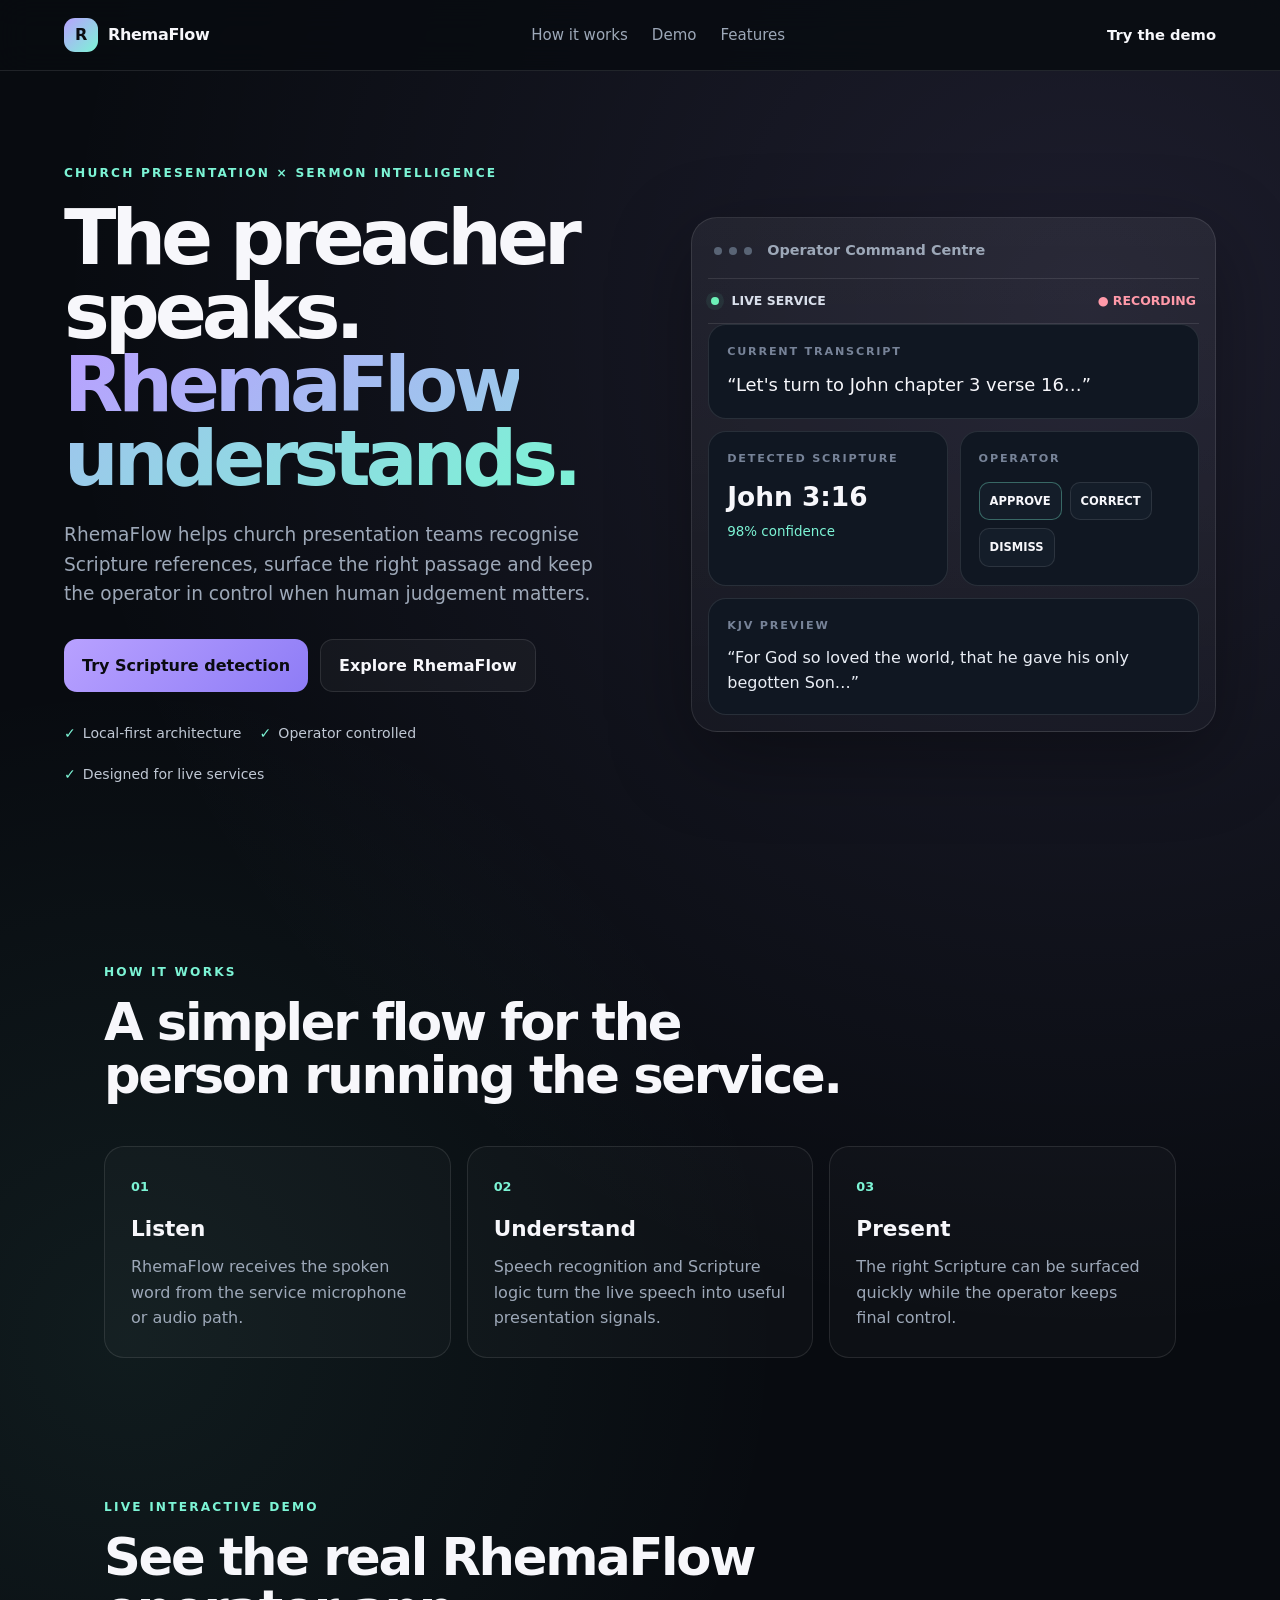
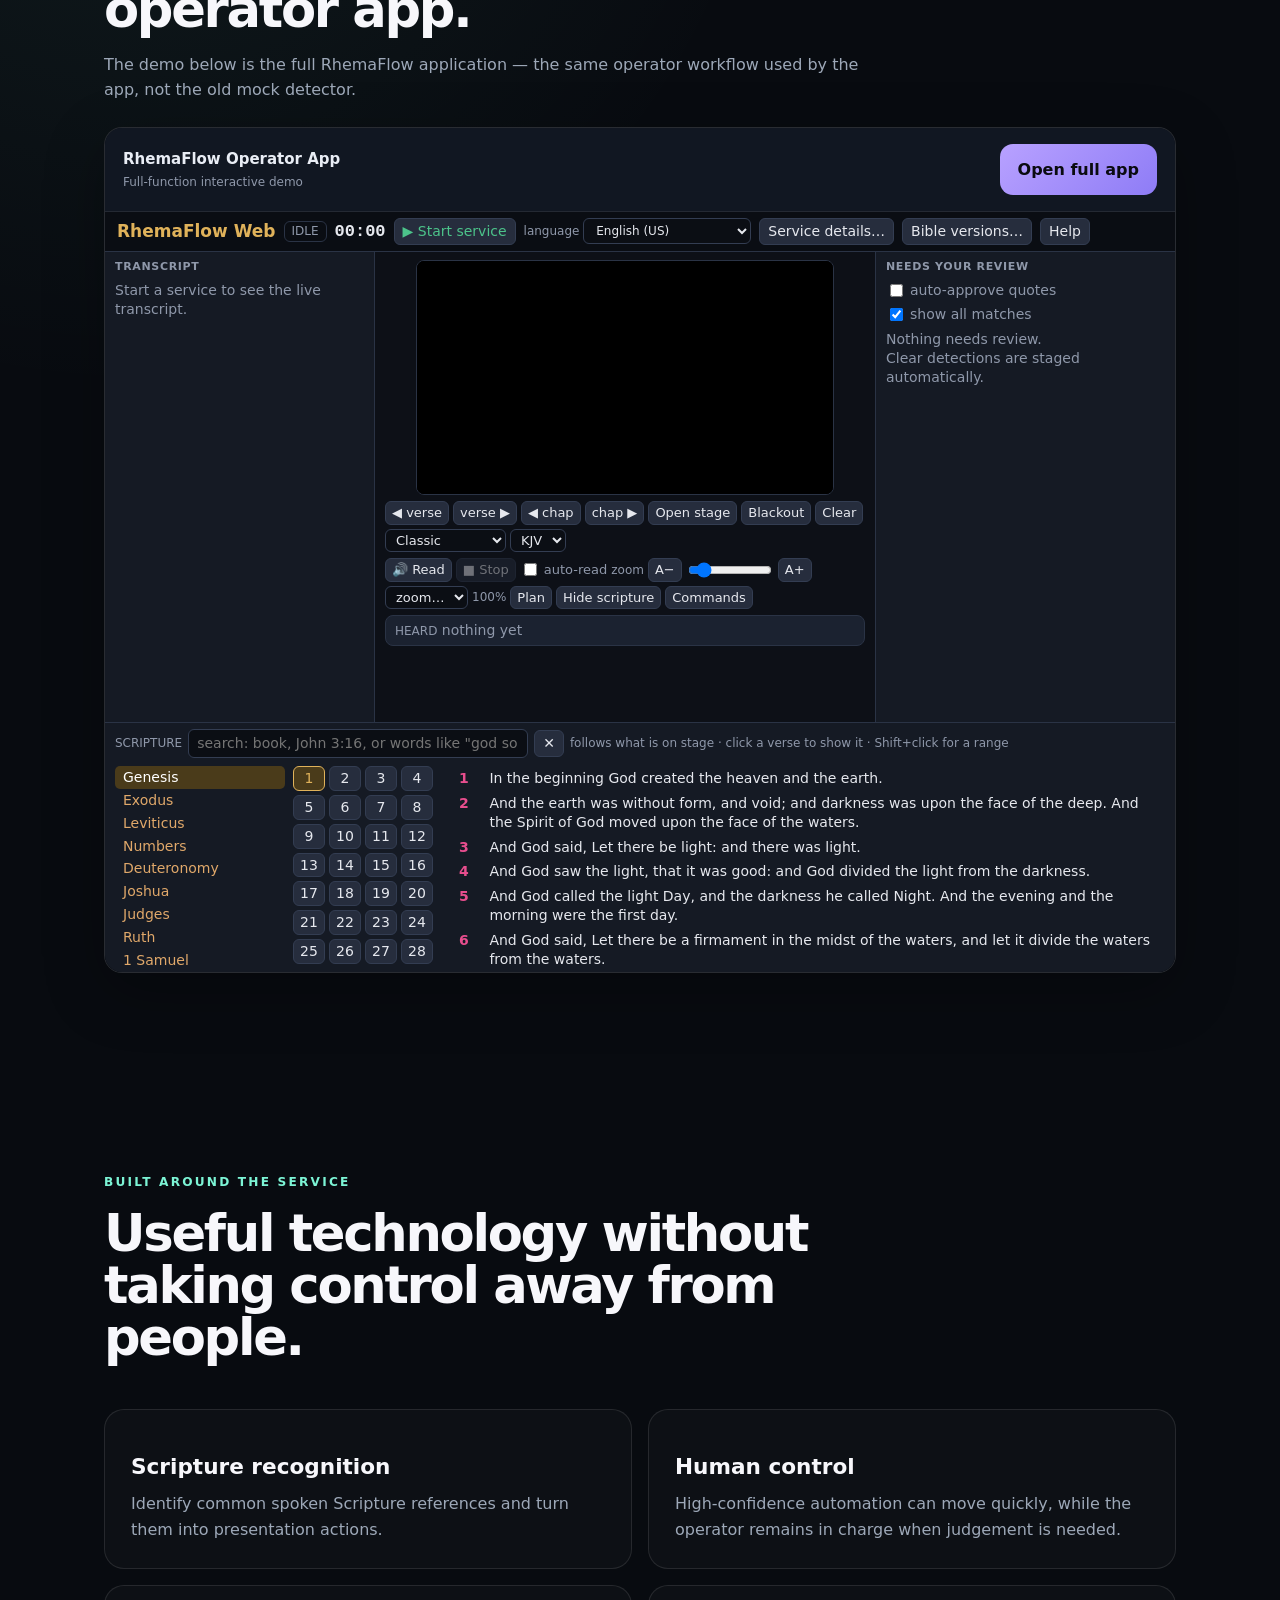
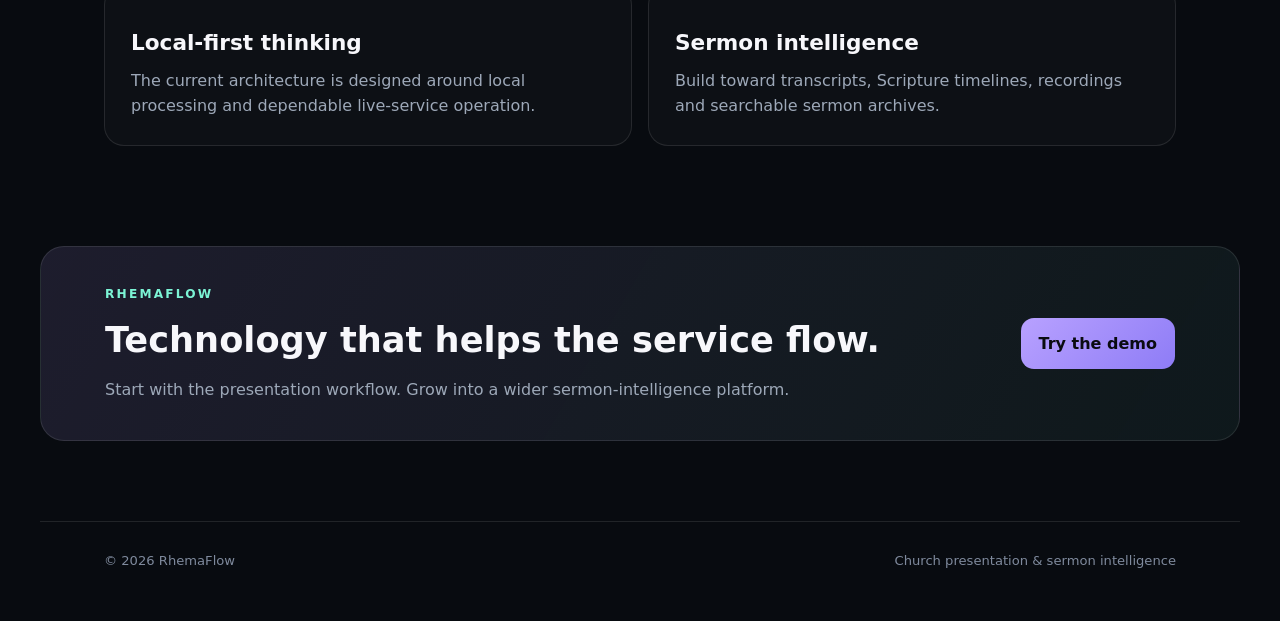
<file: web/index.html>
<!doctype html>
<html lang="en">
<head>
  <meta charset="utf-8">
  <meta name="viewport" content="width=device-width, initial-scale=1">
<link rel="manifest" href="/manifest.webmanifest">
<meta name="theme-color" content="#0d1017">
<meta name="apple-mobile-web-app-capable" content="yes">
<meta name="apple-mobile-web-app-status-bar-style" content="black-translucent">

  <title>RhemaFlow — The preacher speaks. RhemaFlow understands.</title>
  <meta name="description" content="RhemaFlow is an intelligent church presentation and sermon-intelligence platform designed around local-first speech recognition and human operator control.">
  <link rel="stylesheet" href="styles.css">
</head>
<body>
  <header class="nav">
    <a class="brand" href="#top" aria-label="RhemaFlow home">
      <span class="brand-mark">R</span>
      <span>RhemaFlow</span>
    </a>
    <nav>
      <a href="#how">How it works</a>
      <a href="#demo">Demo</a>
      <a href="#features">Features</a>
    </nav>
    <a class="nav-cta" href="#demo">Try the demo</a>
  </header>

  <main id="top">
    <section class="hero">
      <div class="hero-copy">
        <div class="eyebrow">CHURCH PRESENTATION × SERMON INTELLIGENCE</div>
        <h1>The preacher speaks.<br><span>RhemaFlow understands.</span></h1>
        <p class="hero-text">
          RhemaFlow helps church presentation teams recognise Scripture references,
          surface the right passage and keep the operator in control when human judgement matters.
        </p>
        <div class="hero-actions">
          <a class="button primary" href="#demo">Try Scripture detection</a>
          <a class="button secondary" href="#features">Explore RhemaFlow</a>
        </div>
        <div class="trust-row">
          <span>Local-first architecture</span>
          <span>Operator controlled</span>
          <span>Designed for live services</span>
        </div>
      </div>

      <div class="hero-card">
        <div class="window-bar">
          <span></span><span></span><span></span>
          <strong>Operator Command Centre</strong>
        </div>
        <div class="status-line">
          <div><span class="live-dot"></span> LIVE SERVICE</div>
          <div class="recording">● RECORDING</div>
        </div>
        <div class="panel">
          <div class="panel-label">CURRENT TRANSCRIPT</div>
          <div class="transcript">“Let's turn to John chapter 3 verse 16…”</div>
        </div>
        <div class="detection-grid">
          <div class="panel">
            <div class="panel-label">DETECTED SCRIPTURE</div>
            <div class="scripture-ref">John 3:16</div>
            <div class="confidence">98% confidence</div>
          </div>
          <div class="panel">
            <div class="panel-label">OPERATOR</div>
            <div class="operator-actions">
              <button class="mini approve">APPROVE</button>
              <button class="mini correct">CORRECT</button>
              <button class="mini dismiss">DISMISS</button>
            </div>
          </div>
        </div>
        <div class="verse-card">
          <div class="panel-label">KJV PREVIEW</div>
          <p>“For God so loved the world, that he gave his only begotten Son…”</p>
        </div>
      </div>
    </section>

    <section class="section" id="how">
      <div class="section-heading">
        <div class="eyebrow">HOW IT WORKS</div>
        <h2>A simpler flow for the person running the service.</h2>
      </div>
      <div class="steps">
        <article class="step">
          <span>01</span>
          <h3>Listen</h3>
          <p>RhemaFlow receives the spoken word from the service microphone or audio path.</p>
        </article>
        <article class="step">
          <span>02</span>
          <h3>Understand</h3>
          <p>Speech recognition and Scripture logic turn the live speech into useful presentation signals.</p>
        </article>
        <article class="step">
          <span>03</span>
          <h3>Present</h3>
          <p>The right Scripture can be surfaced quickly while the operator keeps final control.</p>
        </article>
      </div>
    </section>

    <section class="section demo-section" id="demo">
  <div class="section-heading">
    <div class="eyebrow">LIVE INTERACTIVE DEMO</div>
    <h2>See the real RhemaFlow operator app.</h2>
    <p>The demo below is the full RhemaFlow application — the same operator workflow used by the app, not the old mock detector.</p>
  </div>
  <div class="full-demo-card">
    <div class="full-demo-toolbar">
      <div>
        <strong>RhemaFlow Operator App</strong>
        <span>Full-function interactive demo</span>
      </div>
      <a class="button primary" href="rhemaflow-app.html" target="_blank" rel="noopener">Open full app</a>
    </div>
    <div class="full-demo-frame-wrap">
      <iframe class="full-demo-frame" src="rhemaflow-app.html" title="RhemaFlow full interactive operator application" loading="lazy" allow="microphone; fullscreen"></iframe>
    </div>
  </div>
</section>

    <section class="section" id="features">
      <div class="section-heading">
        <div class="eyebrow">BUILT AROUND THE SERVICE</div>
        <h2>Useful technology without taking control away from people.</h2>
      </div>
      <div class="feature-grid">
        <article class="feature-card">
          <h3>Scripture recognition</h3>
          <p>Identify common spoken Scripture references and turn them into presentation actions.</p>
        </article>
        <article class="feature-card">
          <h3>Human control</h3>
          <p>High-confidence automation can move quickly, while the operator remains in charge when judgement is needed.</p>
        </article>
        <article class="feature-card">
          <h3>Local-first thinking</h3>
          <p>The current architecture is designed around local processing and dependable live-service operation.</p>
        </article>
        <article class="feature-card">
          <h3>Sermon intelligence</h3>
          <p>Build toward transcripts, Scripture timelines, recordings and searchable sermon archives.</p>
        </article>
      </div>
    </section>

    <section class="cta-section">
      <div>
        <div class="eyebrow">RHEMAFLOW</div>
        <h2>Technology that helps the service flow.</h2>
        <p>Start with the presentation workflow. Grow into a wider sermon-intelligence platform.</p>
      </div>
      <a class="button primary" href="#demo">Try the demo</a>
    </section>
  </main>

  <footer class="footer">
    <div>© 2026 RhemaFlow</div>
    <div>Church presentation &amp; sermon intelligence</div>
  </footer>

  <script src="script.js"></script>

<script>
if ("serviceWorker" in navigator) {
  window.addEventListener("load", () => {
    navigator.serviceWorker.register("/sw.js").catch((err) => {
      console.warn("RhemaFlow service worker registration failed:", err);
    });
  });
}
</script>


<script id="RHEMAFLOW_COPY_DETERRENTS">
(() => {
  "use strict";

  // Casual copy deterrents only. They are NOT a security boundary.
  document.addEventListener("contextmenu", (event) => {
    event.preventDefault();
  });

  document.addEventListener("copy", (event) => {
    event.preventDefault();
  });

  document.addEventListener("cut", (event) => {
    event.preventDefault();
  });

  document.addEventListener("dragstart", (event) => {
    event.preventDefault();
  });

  document.addEventListener("keydown", (event) => {
    const key = String(event.key).toLowerCase();
    const modifier = event.ctrlKey || event.metaKey;

    if (
      modifier &&
      ["u", "s"].includes(key)
    ) {
      event.preventDefault();
    }
  });
})();
</script>

</body>
</html>
</file>
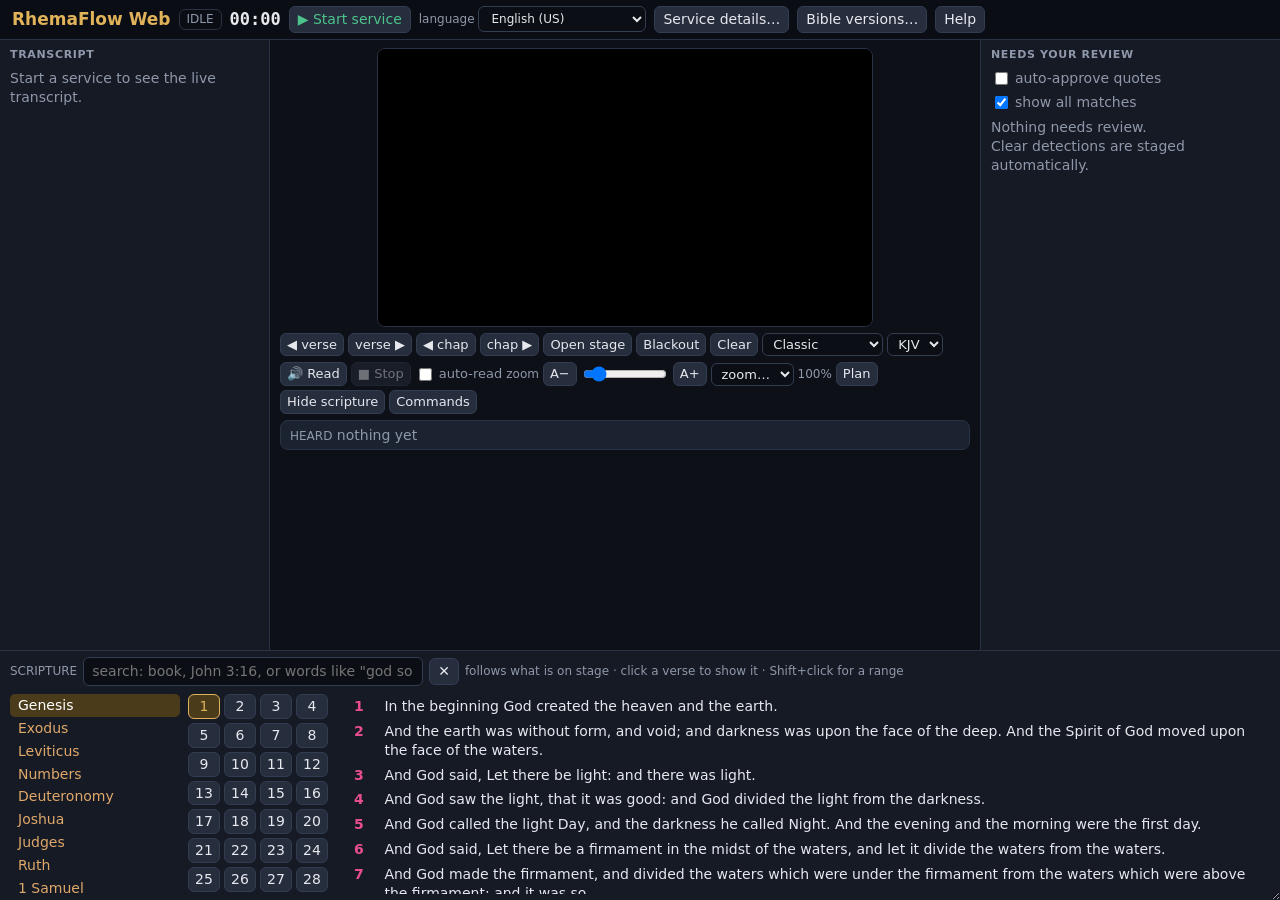
<file: web/rhemaflow-app.html>
<!doctype html>
<html lang="en">
<head>
  <meta charset="utf-8">
  <meta name="viewport" content="width=device-width, initial-scale=1">
  <meta name="theme-color" content="#0d1017">
  <meta name="description" content="RhemaFlow full church presentation and sermon intelligence operator application.">
  <link rel="manifest" href="/rhemaflow-app.webmanifest">
  <title>RhemaFlow Operator App</title>
  <link rel="stylesheet" href="rhemaflow-app.css">
</head>
<body>
<div id="top">
  <h1>RhemaFlow Web</h1><span class="chip" id="chipState">IDLE</span><span class="chip rec" id="chipRec" hidden>REC</span><span id="clock">00:00</span><span class="cmdflash" id="cmdflash"></span>
  <button id="btnStart" class="go">&#9654; Start service</button>
  <label class="muted small">language <select id="lang"><option value="en-US">English (US)</option><option value="en-GB">English (UK)</option><option value="en-NG">English (Nigeria)</option><option value="en-ZA">English (South Africa)</option><option value="en-AU">English (Australia)</option><option value="en-IN">English (India)</option></select></label>
  <button id="btnSettings">Service details&hellip;</button><button id="btnVersions">Bible versions&hellip;</button><button id="btnHelp">Help</button>
  <span class="muted small" id="engineNote"></span>
</div>
<div id="main">
  <aside id="left"><h3>TRANSCRIPT</h3><div id="lines"><span class="muted">Start a service to see the live transcript.</span></div><div id="interim"></div></aside>
  <section id="center">
    <div class="stagebox"><div class="stage classic" id="prev"><div class="box"><div class="txt"></div><div class="ref"></div></div></div></div>
    <div class="bar">
      <button id="bPrevV">&#9664; verse</button><button id="bNextV">verse &#9654;</button><button id="bPrevC">&#9664; chap</button><button id="bNextC">chap &#9654;</button>
      <button id="bStage">Open stage</button><button id="bBlack">Blackout</button><button id="bClear">Clear</button>
      <select id="style" title="Stage look"><option value="classic">Classic</option><option value="lower">Lower third</option><option value="chroma">Green screen</option><option value="large">Large print</option></select>
      <select id="trans" title="Bible version"></select>
    </div>
    <div class="bar">
      <button id="bRead">&#128266; Read</button><button id="bStop" disabled>&#9632; Stop</button><label><input type="checkbox" id="autoRead"> auto-read</label>
      <span class="muted small">zoom</span><button id="zOut" title="Smaller">A&minus;</button><input type="range" id="zoom" min="60" max="400" value="100"><button id="zIn" title="Bigger">A+</button>
      <select id="zpre" title="Zoom presets"><option value="">zoom&hellip;</option><option>100</option><option>150</option><option>200</option><option>250</option><option>300</option><option>350</option><option>400</option></select><span class="muted small" id="zpct">100%</span>
      <button id="bPlan">Plan</button><button id="bBrowser">Hide scripture</button><button id="bCmds">Commands</button>
    </div>
    <div class="strip" id="heard"><span class="muted small">HEARD</span> <span id="heardTxt" class="muted">nothing yet</span></div>
    <div class="muted small" id="sttNote"></div>
  </section>
  <aside id="right"><h3>NEEDS YOUR REVIEW</h3>
    <div class="bar" style="margin-bottom:6px"><label><input type="checkbox" id="autoApprove"> auto-approve quotes</label><label><input type="checkbox" id="showAll" checked> show all matches</label></div>
    <div id="cards"><div class="muted">Nothing needs review.<br>Clear detections are staged automatically.</div></div>
  </aside>
</div>
<div id="browser">
  <div id="brtop"><span class="muted small">SCRIPTURE</span><input type="text" id="q" placeholder='search: book, John 3:16, or words like "god so loved"   ( / )' autocomplete="off"><button id="qx">&#10005;</button><span class="muted small" id="brnote">follows what is on stage &middot; click a verse to show it &middot; Shift+click for a range</span></div>
  <div id="recent"></div>
  <div id="cols"><div id="books"></div><div id="chaps"></div><div id="verses"></div></div>
  <div id="results" hidden style="flex:1;overflow:auto"></div>
</div>
<div id="toast"></div>
<div id="stageonly" hidden><div class="stage classic" id="stg"><div class="box"><div class="txt"></div><div class="ref"></div></div></div><div id="fshint">Press F or double-click for full screen &middot; Esc to leave</div></div>

<dialog id="dlgSettings"><h2>Service details</h2>
  <div class="row"><label>title <input type="text" id="title" placeholder="e.g. Faith that moves" size="30"></label></div>
  <div class="row"><label>church <input type="text" id="church" size="30"></label></div>
  <div class="row"><label><input type="checkbox" id="saveSrt" checked> .srt captions</label><label><input type="checkbox" id="saveMd" checked> sermon notes (.md)</label><label><input type="checkbox" id="saveRec" checked> record audio</label></div>
  <p class="muted small">Files are named like <b>Sunday 4th October 2026 - 01h27m43s to 02h15m10s - transcript.txt</b>. The browser saves them to your Downloads folder.</p>
  <div class="row"><button id="recover" hidden>Recover last service</button><button onclick="this.closest('dialog').close()">Close</button></div></dialog>
<dialog id="dlgVersions"><h2>Bible versions</h2>
  <p class="muted small">KJV is built in. Matching always uses KJV wording (what preachers quote); the verse is SHOWN in the version you choose.</p>
  <div id="installed"></div>
  <h3 style="margin-top:10px">DOWNLOAD (public domain, once, needs internet)</h3><div id="pdlist" class="row"></div>
  <h3 style="margin-top:10px">YOUR OWN FILE</h3>
  <p class="muted small">Any complete 66-book file: .json (3 common layouts) or .tsv/.txt (Book&lt;TAB&gt;Chapter&lt;TAB&gt;Verse&lt;TAB&gt;Text). The file name becomes the menu name. Licensed versions (NIV, ESV&hellip;) need your own licence: get the text with <code>tools/fetch_bible.py</code>, then add the file here.</p>
  <div class="row"><input type="file" id="bibleFile" accept=".json,.tsv,.txt" multiple></div><div id="vmsg" class="small"></div>
  <div class="row"><button onclick="this.closest('dialog').close()">Close</button></div></dialog>
<dialog id="dlgPlan"><h2>Sermon plan</h2>
  <p class="muted small">Paste the sermon notes. Every scripture reference is found, in order. Space (or Next) puts the next one on the stage.</p>
  <textarea id="planText" rows="5" style="width:100%" placeholder="e.g. Open with John 3:16-18, then Romans 8:28, close with Psalm 23"></textarea>
  <div class="row"><button id="planFind">Find scriptures</button><button id="planNext" class="go">Next &#9654;</button><button id="planReset">Start over</button><button id="planClear">Clear</button></div>
  <div id="planList"></div><div class="row"><button onclick="this.closest('dialog').close()">Close</button></div></dialog>
<dialog id="dlgSaved"><h2>Service saved</h2><p class="muted small" id="savedNote"></p><div id="savedLinks"></div>
  <div class="row"><button id="dlAll" class="go">Download all</button><button onclick="this.closest('dialog').close()">Close</button></div></dialog>
<dialog id="dlgCmds"><h2>Voice commands</h2>
  <div class="row"><input type="text" id="cmdq" placeholder="search, e.g. zoom, stage, next" size="28"></div>
  <p class="muted small">Say any of these. Short phrases only work in short sentences so normal preaching never triggers them. A scripture reference in the same sentence wins over navigation. Close variants and run-together words ("netverse") are understood.</p>
  <div id="cmdlist"></div><div class="row"><button onclick="this.closest('dialog').close()">Close</button></div></dialog>
<dialog id="dlgHelp"><h2>Help</h2>
<p><b>Keys</b> (when not typing): <b>Space</b> approve first card / next in plan &middot; <b>X</b> dismiss &middot; <b>1-5</b> pick option &middot; <b>&larr; &rarr;</b> or P/N verse &middot; <b>&uarr; &darr;</b> chapter &middot; <b>B</b> blackout &middot; <b>C</b> clear &middot; <b>R</b> read aloud &middot; <b>S</b> stop reading &middot; <b>F</b> stage window &middot; <b>/</b> search &middot; <b>H</b> help.</p>
<p><b>Voice</b> (say it naturally): "John chapter 3 verse 16", "next verse", "previous chapter", "zoom 300", "max zoom", "half max zoom", "blackout", "clear the screen", "approve it", "option two", "read it", "stop reading", "open stage", "close stage", "auto approve on".</p>
<p class="muted small"><b>Browser limits (honest):</b> speech recognition uses the browser's own service (Chrome/Edge send audio to the vendor's servers; Safari 14.1+ works, Firefox has none). Browsers only allow full screen and opening a window after a click, so "full screen" and "open stage" by voice may be refused: click once in the stage window and press F. "Exit full screen" by voice works. For a fully offline, more accurate setup use the desktop app.</p>
<div class="row"><button onclick="this.closest('dialog').close()">Close</button></div></dialog>
<script src="rhemaflow-core.js"></script>
<script src="rhemaflow-kjv.js"></script>
<script src="rhemaflow-ui.js"></script>

<script>
if ("serviceWorker" in navigator) {
  window.addEventListener("load", () => {
    navigator.serviceWorker.register("/sw.js", { scope: "/" }).catch((err) => {
      console.warn("RhemaFlow service worker registration failed:", err);
    });
  });
}
</script>

</body>
</html>
</file>
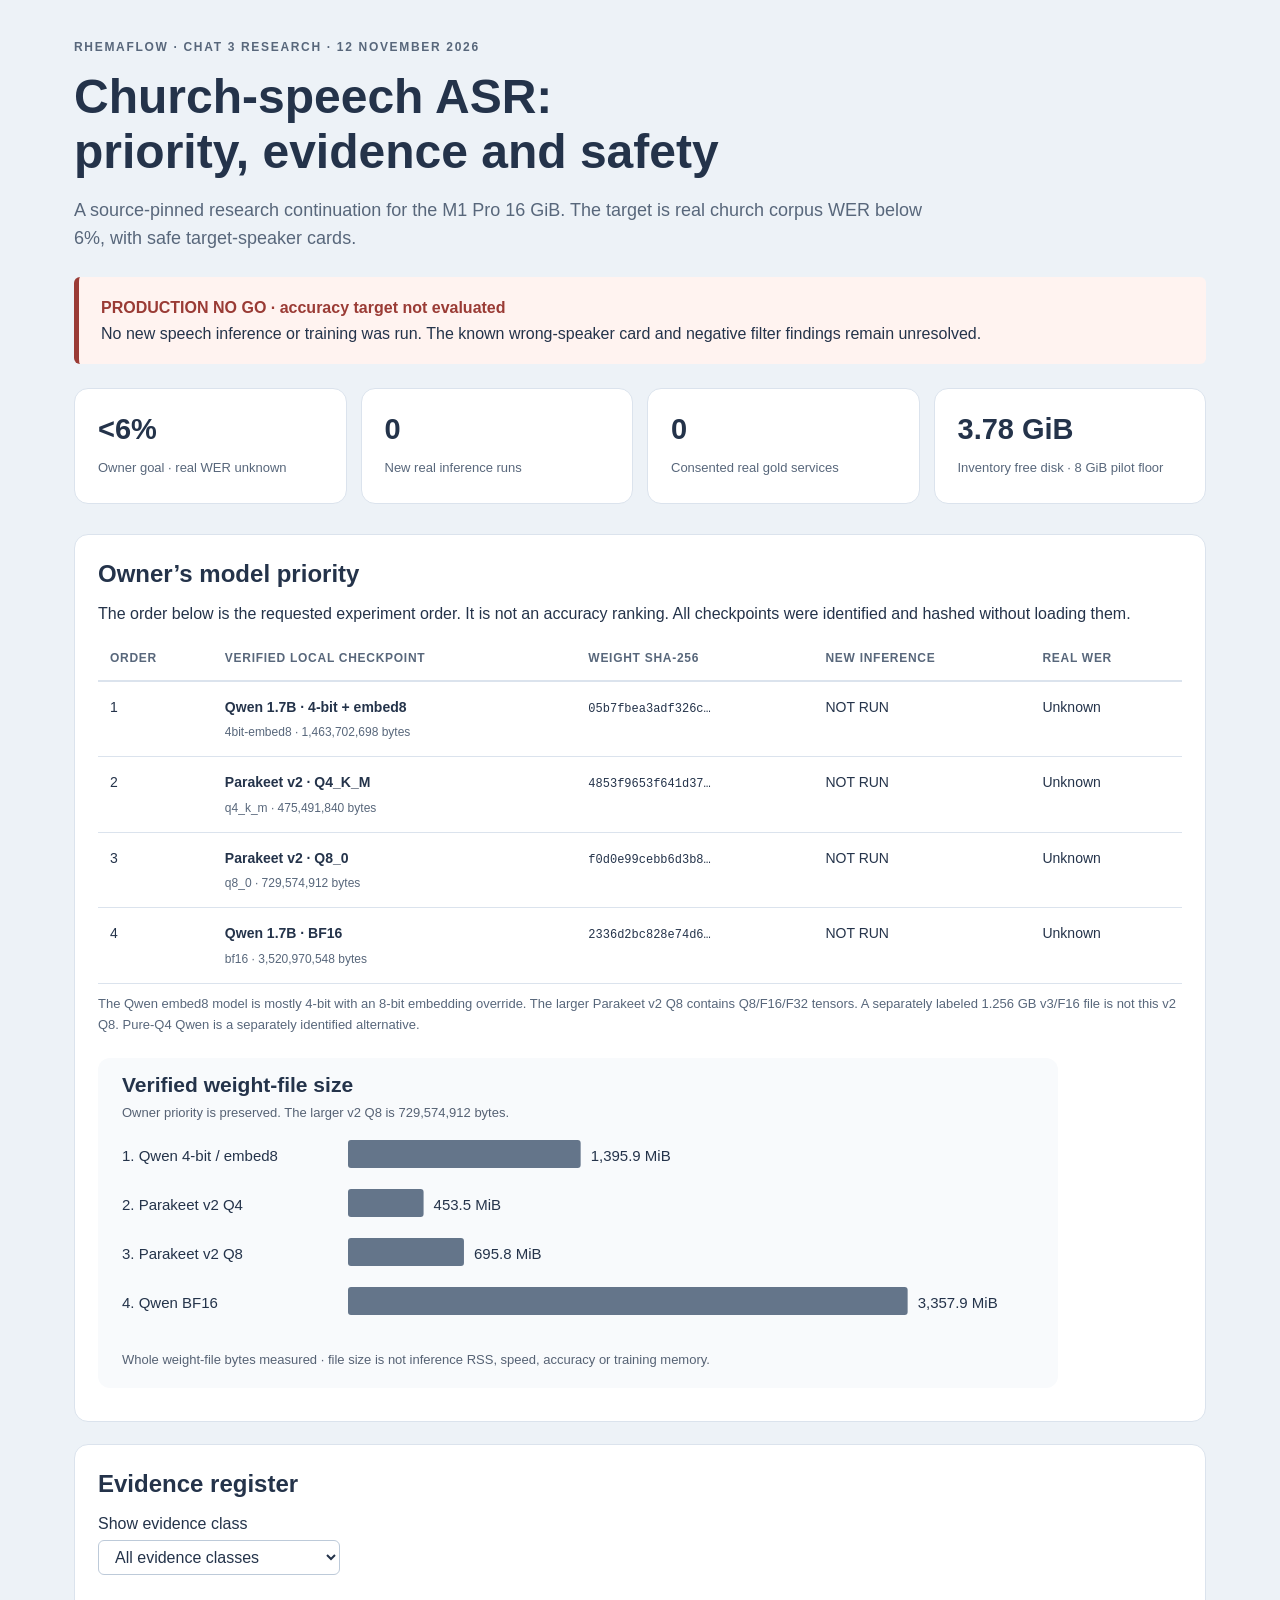
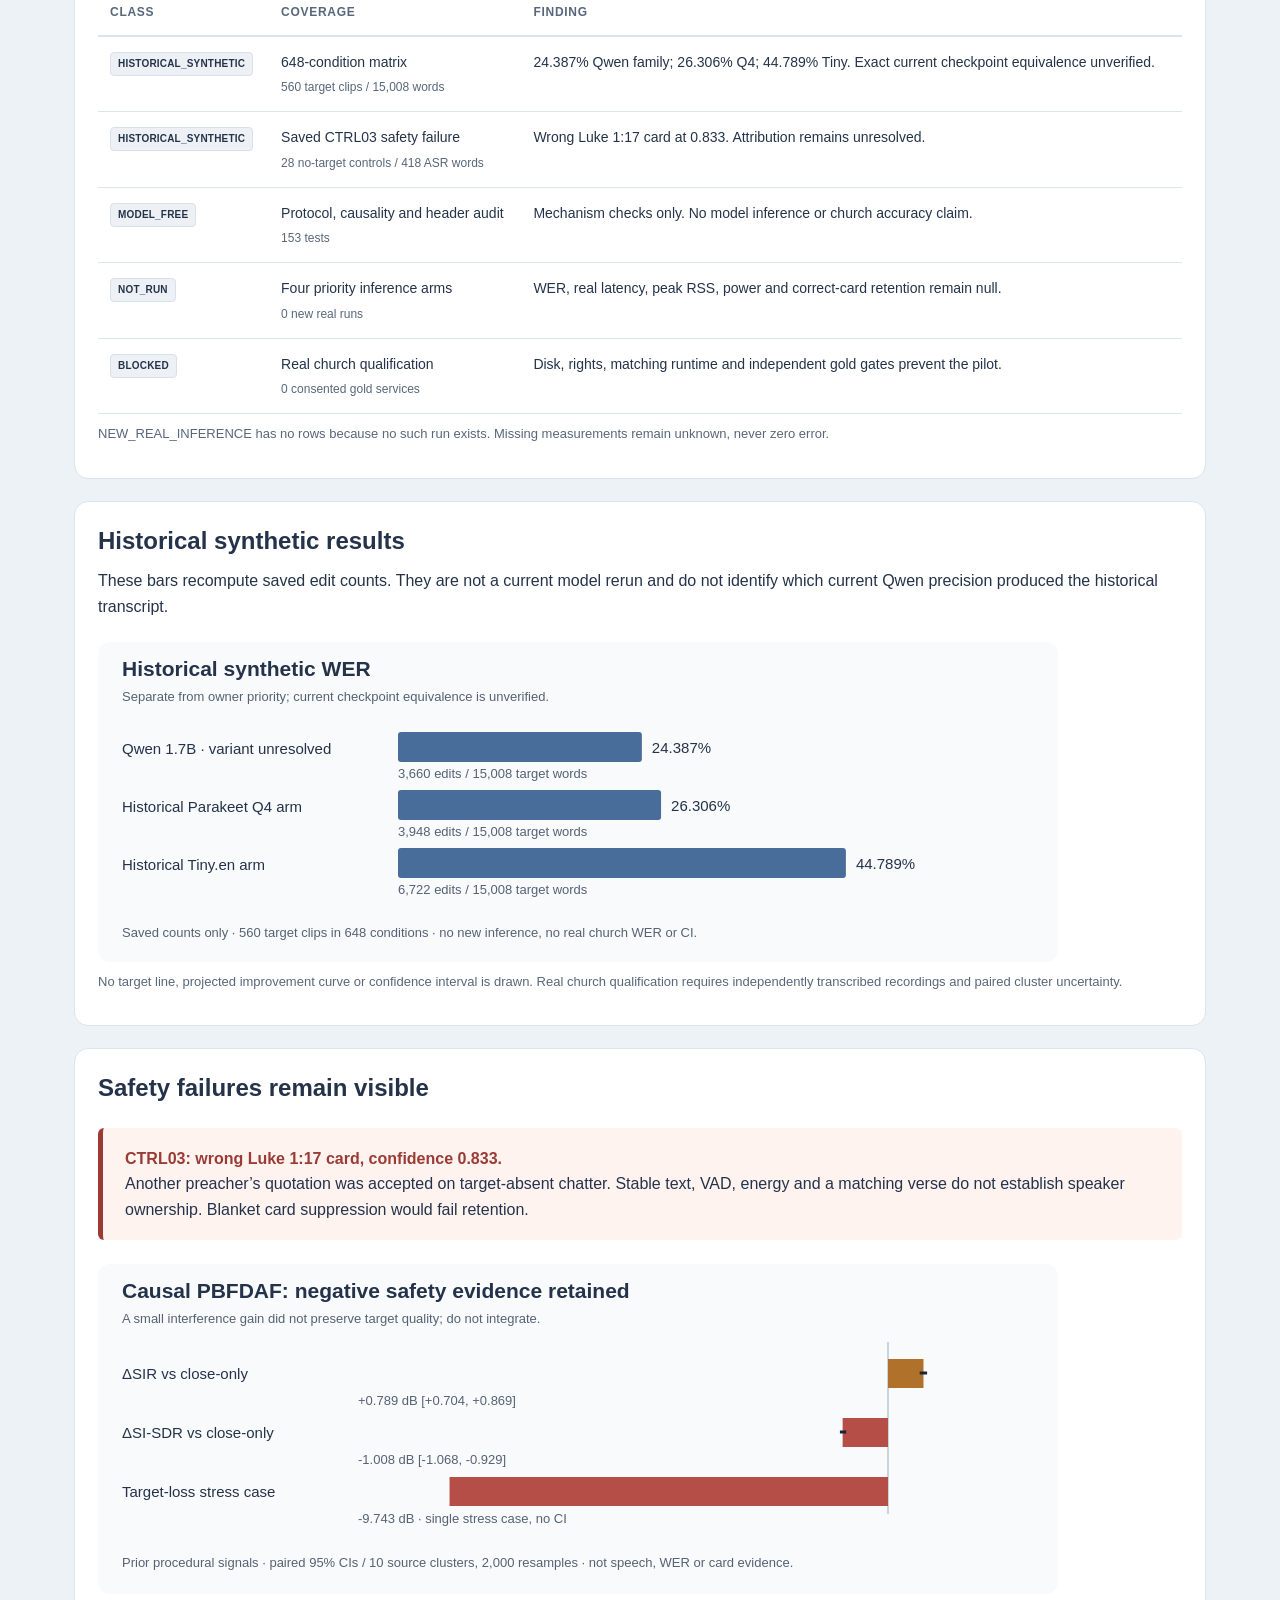
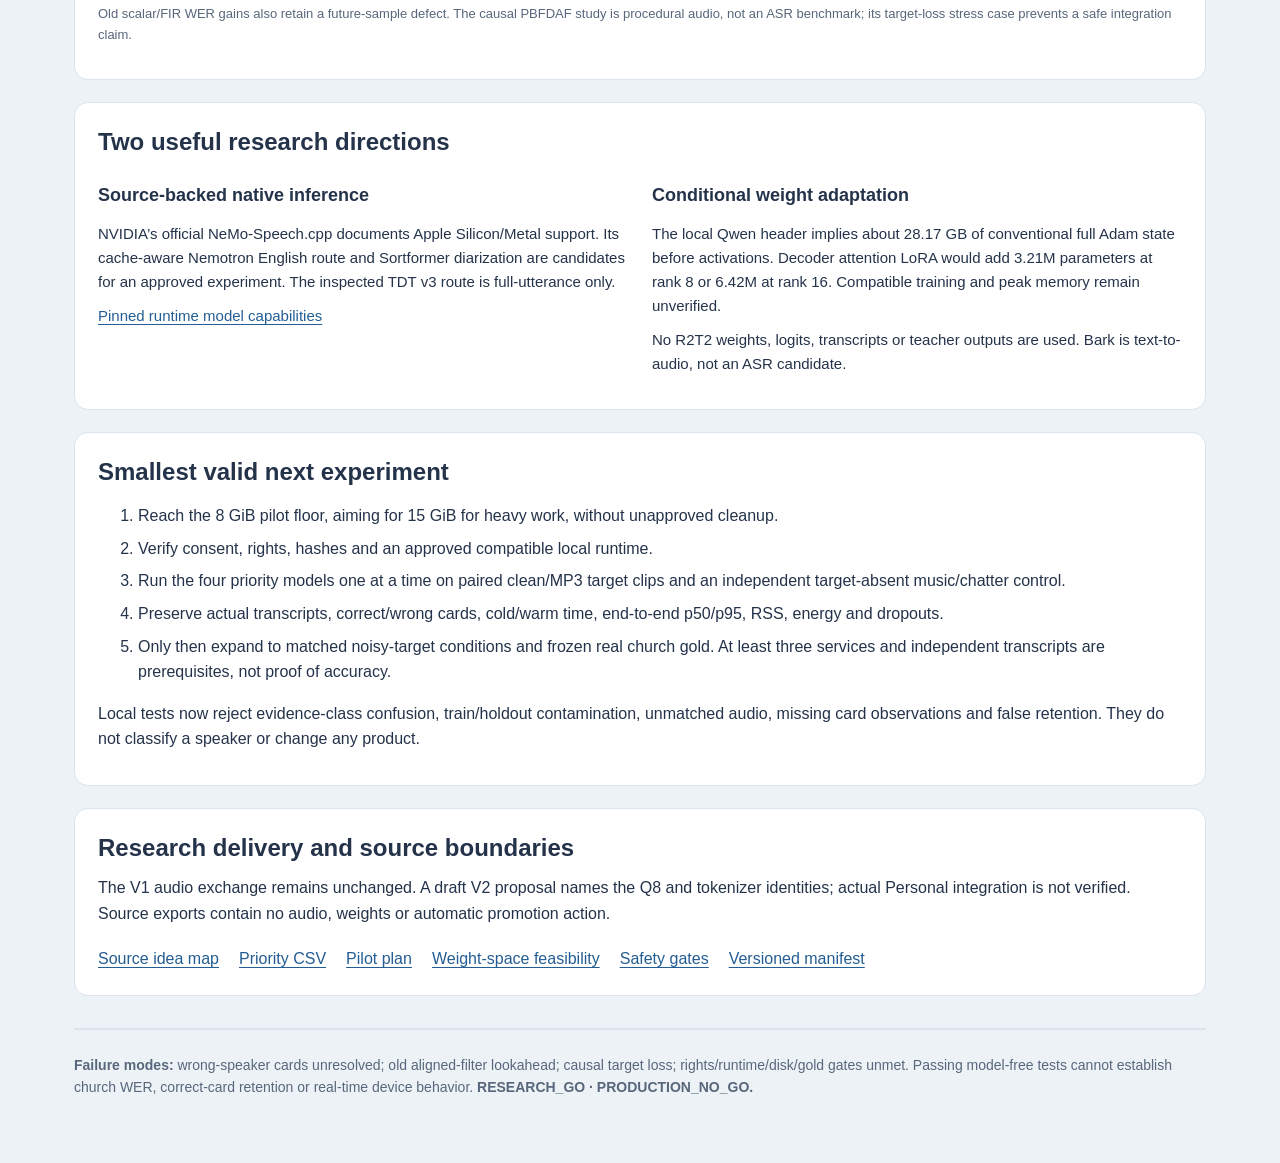
<file: research/chat3/RESEARCH_RESULTS.html>
<!doctype html><html lang="en"><head><meta charset="utf-8"><meta name="viewport" content="width=device-width, initial-scale=1"><title>RhemaFlow Chat 3 — research evidence</title>
<style>
:root{color-scheme:light;--ink:#24334a;--muted:#58677b;--line:#dbe3ed;--red:#9a3b35}*{box-sizing:border-box}body{margin:0;background:#edf2f7;color:var(--ink);font:16px/1.6 -apple-system,BlinkMacSystemFont,"Segoe UI",sans-serif}main{max-width:1180px;margin:auto;padding:38px 24px 64px}a{color:#245d93;text-underline-offset:3px}header{margin-bottom:30px}.eyebrow{letter-spacing:.14em;font-size:12px;font-weight:700;color:var(--muted);text-transform:uppercase}h1{font-size:clamp(30px,5vw,48px);line-height:1.15;max-width:850px;margin:12px 0 16px}h2{font-size:24px;line-height:1.3;margin:0 0 12px}h3{font-size:18px;margin:12px 0}p{margin:10px 0}.lead{max-width:850px;color:var(--muted);font-size:18px}.alert{border-left:5px solid var(--red);background:#fff3f0;padding:18px 22px;border-radius:6px;margin:24px 0}.alert strong{color:var(--red)}.stats{display:grid;grid-template-columns:repeat(4,1fr);gap:14px}.stat,section{background:white;border:1px solid var(--line);border-radius:14px;padding:23px}.stat b{display:block;font-size:29px;line-height:1.2;margin-bottom:7px}.stat span{font-size:13px;color:var(--muted)}section{margin:22px 0}.scroll{overflow-x:auto}table{border-collapse:collapse;width:100%;font-size:14px;min-width:720px}th{text-align:left;font-size:12px;text-transform:uppercase;letter-spacing:.06em;color:var(--muted);border-bottom:2px solid var(--line);padding:12px 12px}td{vertical-align:top;border-bottom:1px solid var(--line);padding:14px 12px}small{display:block;color:var(--muted);font-size:12px;margin-top:5px}code{font-size:12px;overflow-wrap:anywhere}.tag{display:inline-block;background:#edf1f6;border:1px solid #d8e0ea;border-radius:4px;padding:3px 7px;font-size:10px;font-weight:700;letter-spacing:.02em}.chart{overflow-x:auto;margin:22px 0 10px}.chart svg{display:block;min-width:760px;max-width:100%;height:auto}.footnote{color:var(--muted);font-size:13px}.two{display:grid;grid-template-columns:1fr 1fr;gap:24px}.two p{font-size:15px}select{font:inherit;color:var(--ink);border:1px solid #bdcad9;border-radius:6px;padding:7px 12px;background:white;margin:4px 0 16px}li{margin:7px 0}footer{border-top:2px solid var(--line);padding-top:24px;margin-top:32px;color:var(--muted);font-size:14px}.links{display:flex;flex-wrap:wrap;gap:10px 20px;margin-top:20px}@media(max-width:650px){main{padding:24px 14px 42px}.stats{grid-template-columns:1fr 1fr}.stat,section{padding:18px}.two{grid-template-columns:1fr;gap:4px}.stat b{font-size:25px}.alert{padding:16px}}@media print{body{background:white}main{padding:0}section{break-inside:avoid}.scroll,.chart{overflow:visible}.chart svg{min-width:0}select{display:none}}
</style></head><body><main><header><div class="eyebrow">RhemaFlow · Chat 3 research · 12 November 2026</div><h1>Church-speech ASR:<br>priority, evidence and safety</h1><p class="lead">A source-pinned research continuation for the M1 Pro 16 GiB. The target is real church corpus WER below 6%, with safe target-speaker cards.</p><div class="alert"><strong>PRODUCTION NO GO · accuracy target not evaluated</strong><br>No new speech inference or training was run. The known wrong-speaker card and negative filter findings remain unresolved.</div><div class="stats"><div class="stat"><b>&lt;6%</b><span>Owner goal · real WER unknown</span></div><div class="stat"><b>0</b><span>New real inference runs</span></div><div class="stat"><b>0</b><span>Consented real gold services</span></div><div class="stat"><b>3.78 GiB</b><span>Inventory free disk · 8 GiB pilot floor</span></div></div></header>
<section><h2>Owner’s model priority</h2><p>The order below is the requested experiment order. It is not an accuracy ranking. All checkpoints were identified and hashed without loading them.</p><div class="scroll"><table><thead><tr><th>Order</th><th>Verified local checkpoint</th><th>Weight SHA-256</th><th>New inference</th><th>Real WER</th></tr></thead><tbody><tr><td>1</td><td><strong>Qwen 1.7B · 4-bit + embed8</strong><small>4bit-embed8 · 1,463,702,698 bytes</small></td><td><code title="05b7fbea3adf326c59c5d5bbdd02a0eb001308e336c880fda170108c1e450e86">05b7fbea3adf326c…</code></td><td>NOT RUN</td><td>Unknown</td></tr><tr><td>2</td><td><strong>Parakeet v2 · Q4_K_M</strong><small>q4_k_m · 475,491,840 bytes</small></td><td><code title="4853f9653f641d376e6f7de65d73c7a34a73677704a606727bf51acc83f999f3">4853f9653f641d37…</code></td><td>NOT RUN</td><td>Unknown</td></tr><tr><td>3</td><td><strong>Parakeet v2 · Q8_0</strong><small>q8_0 · 729,574,912 bytes</small></td><td><code title="f0d0e99cebb6d3b83f1f7069b82b5d3c2e39a54545b0da039cb4bafd9c4e5caa">f0d0e99cebb6d3b8…</code></td><td>NOT RUN</td><td>Unknown</td></tr><tr><td>4</td><td><strong>Qwen 1.7B · BF16</strong><small>bf16 · 3,520,970,548 bytes</small></td><td><code title="2336d2bc828e74d6c38c0b31f91582d8518c73ac3cab496b784819d16e7b72e7">2336d2bc828e74d6…</code></td><td>NOT RUN</td><td>Unknown</td></tr></tbody></table></div><p class="footnote">The Qwen embed8 model is mostly 4-bit with an 8-bit embedding override. The larger Parakeet v2 Q8 contains Q8/F16/F32 tensors. A separately labeled 1.256 GB v3/F16 file is not this v2 Q8. Pure-Q4 Qwen is a separately identified alternative.</p><div class="chart"><svg xmlns="http://www.w3.org/2000/svg" width="960" height="330" viewBox="0 0 960 330" role="img" aria-label="Verified weight-file size"><style>text{font-family:Arial,sans-serif;fill:#24334a;font-size:15px}.title{font-size:21px;font-weight:700}.note{font-size:13px;fill:#566274}</style><rect width="100%" height="100%" fill="#f8fafc" rx="12"/><text x="24" y="34" class="title">Verified weight-file size</text><text x="24" y="59" class="note">Owner priority is preserved. The larger v2 Q8 is 729,574,912 bytes.</text><text x="24" y="103">1. Qwen 4-bit / embed8</text><rect x="250" y="82" width="232.65" height="28" fill="#64758a" rx="3"/><text x="492.65" y="103">1,395.9 MiB</text><text x="24" y="152">2. Parakeet v2 Q4</text><rect x="250" y="131" width="75.58" height="28" fill="#64758a" rx="3"/><text x="335.58" y="152">453.5 MiB</text><text x="24" y="201">3. Parakeet v2 Q8</text><rect x="250" y="180" width="115.96" height="28" fill="#64758a" rx="3"/><text x="375.96" y="201">695.8 MiB</text><text x="24" y="250">4. Qwen BF16</text><rect x="250" y="229" width="559.64" height="28" fill="#64758a" rx="3"/><text x="819.64" y="250">3,357.9 MiB</text><text x="24" y="306" class="note">Whole weight-file bytes measured · file size is not inference RSS, speed, accuracy or training memory.</text></svg></div></section>
<section><h2>Evidence register</h2><label for="evidence-filter">Show evidence class</label><br><select id="evidence-filter"><option value="all">All evidence classes</option><option>HISTORICAL_SYNTHETIC</option><option>MODEL_FREE</option><option>NOT_RUN</option><option>BLOCKED</option></select><div class="scroll"><table id="evidence-table"><thead><tr><th>Class</th><th>Coverage</th><th>Finding</th></tr></thead><tbody><tr data-evidence="HISTORICAL_SYNTHETIC"><td><span class="tag">HISTORICAL_SYNTHETIC</span></td><td>648-condition matrix<small>560 target clips / 15,008 words</small></td><td>24.387% Qwen family; 26.306% Q4; 44.789% Tiny. Exact current checkpoint equivalence unverified.</td></tr><tr data-evidence="HISTORICAL_SYNTHETIC"><td><span class="tag">HISTORICAL_SYNTHETIC</span></td><td>Saved CTRL03 safety failure<small>28 no-target controls / 418 ASR words</small></td><td>Wrong Luke 1:17 card at 0.833. Attribution remains unresolved.</td></tr><tr data-evidence="MODEL_FREE"><td><span class="tag">MODEL_FREE</span></td><td>Protocol, causality and header audit<small>153 tests</small></td><td>Mechanism checks only. No model inference or church accuracy claim.</td></tr><tr data-evidence="NOT_RUN"><td><span class="tag">NOT_RUN</span></td><td>Four priority inference arms<small>0 new real runs</small></td><td>WER, real latency, peak RSS, power and correct-card retention remain null.</td></tr><tr data-evidence="BLOCKED"><td><span class="tag">BLOCKED</span></td><td>Real church qualification<small>0 consented gold services</small></td><td>Disk, rights, matching runtime and independent gold gates prevent the pilot.</td></tr></tbody></table></div><p class="footnote">NEW_REAL_INFERENCE has no rows because no such run exists. Missing measurements remain unknown, never zero error.</p></section>
<section><h2>Historical synthetic results</h2><p>These bars recompute saved edit counts. They are not a current model rerun and do not identify which current Qwen precision produced the historical transcript.</p><div class="chart"><svg xmlns="http://www.w3.org/2000/svg" width="960" height="320" viewBox="0 0 960 320" role="img" aria-label="Historical synthetic WER"><style>text{font-family:Arial,sans-serif;fill:#24334a;font-size:15px}.title{font-size:21px;font-weight:700}.note{font-size:13px;fill:#566274}</style><rect width="100%" height="100%" fill="#f8fafc" rx="12"/><text x="24" y="34" class="title">Historical synthetic WER</text><text x="24" y="59" class="note">Separate from owner priority; current checkpoint equivalence is unverified.</text><text x="24" y="112">Qwen 1.7B · variant unresolved</text><rect x="300" y="90" width="243.87" height="30" fill="#496d9a" rx="3"/><text x="553.87" y="111">24.387%</text><text x="300" y="136" class="note">3,660 edits / 15,008 target words</text><text x="24" y="170">Historical Parakeet Q4 arm</text><rect x="300" y="148" width="263.06" height="30" fill="#496d9a" rx="3"/><text x="573.06" y="169">26.306%</text><text x="300" y="194" class="note">3,948 edits / 15,008 target words</text><text x="24" y="228">Historical Tiny.en arm</text><rect x="300" y="206" width="447.89" height="30" fill="#496d9a" rx="3"/><text x="757.89" y="227">44.789%</text><text x="300" y="252" class="note">6,722 edits / 15,008 target words</text><text x="24" y="295" class="note">Saved counts only · 560 target clips in 648 conditions · no new inference, no real church WER or CI.</text></svg></div><p class="footnote">No target line, projected improvement curve or confidence interval is drawn. Real church qualification requires independently transcribed recordings and paired cluster uncertainty.</p></section>
<section><h2>Safety failures remain visible</h2><div class="alert"><strong>CTRL03: wrong Luke 1:17 card, confidence 0.833.</strong><br>Another preacher’s quotation was accepted on target-absent chatter. Stable text, VAD, energy and a matching verse do not establish speaker ownership. Blanket card suppression would fail retention.</div><div class="chart"><svg xmlns="http://www.w3.org/2000/svg" width="960" height="330" viewBox="0 0 960 330" role="img" aria-label="Causal PBFDAF: negative safety evidence retained"><style>text{font-family:Arial,sans-serif;fill:#24334a;font-size:15px}.title{font-size:21px;font-weight:700}.note{font-size:13px;fill:#566274}</style><rect width="100%" height="100%" fill="#f8fafc" rx="12"/><text x="24" y="34" class="title">Causal PBFDAF: negative safety evidence retained</text><text x="24" y="59" class="note">A small interference gain did not preserve target quality; do not integrate.</text><line x1="790" x2="790" y1="78" y2="250" stroke="#9caabc"/><text x="24" y="115">ΔSIR vs close-only</text><rect x="790.00" y="95" width="35.49" height="29" fill="#b0712b"/><line x1="821.70" x2="829.10" y1="109" y2="109" stroke="#182536" stroke-width="3"/><text x="260" y="141" class="note">+0.789 dB [+0.704, +0.869]</text><text x="24" y="174">ΔSI-SDR vs close-only</text><rect x="744.64" y="154" width="45.36" height="29" fill="#b44e47"/><line x1="741.92" x2="748.19" y1="168" y2="168" stroke="#182536" stroke-width="3"/><text x="260" y="200" class="note">-1.008 dB [-1.068, -0.929]</text><text x="24" y="233">Target-loss stress case</text><rect x="351.55" y="213" width="438.45" height="29" fill="#b44e47"/><text x="260" y="259" class="note">-9.743 dB · single stress case, no CI</text><text x="24" y="303" class="note">Prior procedural signals · paired 95% CIs / 10 source clusters, 2,000 resamples · not speech, WER or card evidence.</text></svg></div><p class="footnote">Old scalar/FIR WER gains also retain a future-sample defect. The causal PBFDAF study is procedural audio, not an ASR benchmark; its target-loss stress case prevents a safe integration claim.</p></section>
<section><h2>Two useful research directions</h2><div class="two"><div><h3>Source-backed native inference</h3><p>NVIDIA’s official NeMo-Speech.cpp documents Apple Silicon/Metal support. Its cache-aware Nemotron English route and Sortformer diarization are candidates for an approved experiment. The inspected TDT v3 route is full-utterance only.</p><p><a href="https://github.com/NVIDIA/NeMo-Speech.cpp/blob/536b17a41bef62d2a67a40ed3df61df26a4389fe/docs/asr/models.md">Pinned runtime model capabilities</a></p></div><div><h3>Conditional weight adaptation</h3><p>The local Qwen header implies about 28.17 GB of conventional full Adam state before activations. Decoder attention LoRA would add 3.21M parameters at rank 8 or 6.42M at rank 16. Compatible training and peak memory remain unverified.</p><p>No R2T2 weights, logits, transcripts or teacher outputs are used. Bark is text-to-audio, not an ASR candidate.</p></div></div></section>
<section><h2>Smallest valid next experiment</h2><ol><li>Reach the 8 GiB pilot floor, aiming for 15 GiB for heavy work, without unapproved cleanup.</li><li>Verify consent, rights, hashes and an approved compatible local runtime.</li><li>Run the four priority models one at a time on paired clean/MP3 target clips and an independent target-absent music/chatter control.</li><li>Preserve actual transcripts, correct/wrong cards, cold/warm time, end-to-end p50/p95, RSS, energy and dropouts.</li><li>Only then expand to matched noisy-target conditions and frozen real church gold. At least three services and independent transcripts are prerequisites, not proof of accuracy.</li></ol><p>Local tests now reject evidence-class confusion, train/holdout contamination, unmatched audio, missing card observations and false retention. They do not classify a speaker or change any product.</p></section>
<section><h2>Research delivery and source boundaries</h2><p>The V1 audio exchange remains unchanged. A draft V2 proposal names the Q8 and tokenizer identities; actual Personal integration is not verified. Source exports contain no audio, weights or automatic promotion action.</p><div class="links"><a href="CHAT3_R2T2_QWEN_WEIGHTS_IDEA_MAP.md">Source idea map</a><a href="RESEARCH_PRIORITY_AND_EVIDENCE.csv">Priority CSV</a><a href="THREE_CLIP_PILOT_PLAN.md">Pilot plan</a><a href="MODEL_WEIGHT_SPACE_FEASIBILITY.md">Weight-space feasibility</a><a href="CHAT3_UNDER6_SAFETY_GATES.md">Safety gates</a><a href="CHAT3_UNDER6_RESEARCH_MANIFEST.json">Versioned manifest</a></div></section>
<footer><strong>Failure modes:</strong> wrong-speaker cards unresolved; old aligned-filter lookahead; causal target loss; rights/runtime/disk/gold gates unmet. Passing model-free tests cannot establish church WER, correct-card retention or real-time device behavior. <strong>RESEARCH_GO · PRODUCTION_NO_GO.</strong></footer></main><script>document.getElementById('evidence-filter').addEventListener('change',function(){document.querySelectorAll('[data-evidence]').forEach(row=>{row.hidden=this.value!=='all'&&row.dataset.evidence!==this.value;});});</script></body></html>
</file>
<file: web/styles.css>
:root{
  --bg:#080b10;
  --panel:#101722;
  --panel-2:#141d29;
  --text:#f7f7fb;
  --muted:#9da8b8;
  --line:rgba(255,255,255,.10);
  --accent:#b8a1ff;
  --accent-2:#7cf4d5;
  --warm:#ffcc7a;
  --shadow:0 24px 80px rgba(0,0,0,.35);
  --radius:22px;
}
*{box-sizing:border-box}
html{scroll-behavior:smooth}
body{
  margin:0;
  font-family:Inter,ui-sans-serif,system-ui,-apple-system,BlinkMacSystemFont,"Segoe UI",sans-serif;
  background:
    radial-gradient(circle at 85% 8%, rgba(184,161,255,.12), transparent 28%),
    radial-gradient(circle at 10% 35%, rgba(124,244,213,.07), transparent 24%),
    var(--bg);
  color:var(--text);
  line-height:1.6;
}
a{color:inherit;text-decoration:none}
button,input{font:inherit}
.nav{
  position:sticky;top:0;z-index:20;
  display:flex;align-items:center;justify-content:space-between;gap:24px;
  padding:18px 5vw;
  border-bottom:1px solid var(--line);
  background:rgba(8,11,16,.82);
  backdrop-filter:blur(16px);
}
.brand{display:flex;align-items:center;gap:10px;font-weight:800;letter-spacing:-.02em}
.brand-mark{
  width:34px;height:34px;border-radius:11px;display:grid;place-items:center;
  background:linear-gradient(135deg,var(--accent),var(--accent-2));
  color:#0b0d12;font-weight:900;
}
.nav nav{display:flex;gap:24px;color:var(--muted);font-size:.94rem}
.nav nav a:hover{color:var(--text)}
.nav-cta{font-size:.92rem;font-weight:700}
.hero{
  min-height:88vh;
  padding:90px 5vw 75px;
  display:grid;grid-template-columns:1.03fr .97fr;gap:70px;align-items:center;
  max-width:1440px;margin:auto;
}
.eyebrow{font-size:.76rem;letter-spacing:.18em;font-weight:800;color:var(--accent-2)}
.hero h1{font-size:clamp(3.2rem,6vw,6.7rem);line-height:.96;letter-spacing:-.065em;margin:18px 0 24px}
.hero h1 span{
  background:linear-gradient(135deg,var(--accent),var(--accent-2));
  -webkit-background-clip:text;background-clip:text;color:transparent
}
.hero-text{font-size:1.16rem;max-width:650px;color:var(--muted)}
.hero-actions{display:flex;gap:12px;flex-wrap:wrap;margin:30px 0}
.button{
  display:inline-flex;justify-content:center;align-items:center;
  padding:13px 18px;border-radius:13px;border:1px solid var(--line);
  cursor:pointer;font-weight:800;transition:.2s transform,.2s opacity,.2s background;
}
.button:hover{transform:translateY(-2px)}
.primary{background:linear-gradient(135deg,var(--accent),#8e7cf6);color:#0a0b10;border:0}
.secondary{background:rgba(255,255,255,.04)}
.trust-row{display:flex;gap:18px;flex-wrap:wrap;color:#c0c8d4;font-size:.88rem}
.trust-row span:before{content:"✓";color:var(--accent-2);margin-right:7px}
.hero-card{
  background:linear-gradient(180deg,rgba(255,255,255,.06),rgba(255,255,255,.025));
  border:1px solid var(--line);border-radius:26px;padding:16px;box-shadow:var(--shadow);
}
.window-bar{display:flex;align-items:center;gap:7px;color:var(--muted);padding:5px 6px 16px}
.window-bar span{width:8px;height:8px;border-radius:999px;background:#596475}
.window-bar strong{margin-left:8px;font-size:.9rem}
.status-line{display:flex;justify-content:space-between;border-top:1px solid var(--line);border-bottom:1px solid var(--line);padding:12px 3px;color:#d9dfeb;font-size:.78rem;font-weight:800}
.live-dot{display:inline-block;width:8px;height:8px;border-radius:50%;background:#6cf2b8;box-shadow:0 0 0 5px rgba(108,242,184,.08);margin-right:8px}
.recording{color:#ff9aa9}
.panel,.verse-card{background:var(--panel);border:1px solid var(--line);border-radius:18px;padding:18px}
.panel-label{font-size:.7rem;letter-spacing:.16em;font-weight:800;color:#778398}
.transcript{font-size:1.12rem;margin-top:10px}
.detection-grid{display:grid;grid-template-columns:1fr 1fr;gap:12px;margin-top:12px}
.scripture-ref{font-size:1.65rem;font-weight:850;margin-top:8px}
.confidence{font-size:.84rem;color:var(--accent-2);margin-top:3px}
.operator-actions{display:flex;gap:8px;flex-wrap:wrap;margin-top:14px}
.mini{border:1px solid var(--line);background:var(--panel-2);color:var(--text);padding:9px 10px;border-radius:10px;font-size:.72rem;font-weight:800;cursor:pointer}
.mini.approve{border-color:rgba(124,244,213,.35)}
.verse-card{margin-top:12px}
.verse-card p{margin:10px 0 0;color:#e9edf5}
.section{max-width:1200px;margin:auto;padding:100px 5vw}
.section-heading{max-width:760px}
.section h2{font-size:clamp(2.1rem,4vw,4rem);line-height:1.02;letter-spacing:-.045em;margin:14px 0}
.section-heading p{color:var(--muted)}
.steps{display:grid;grid-template-columns:repeat(3,1fr);gap:16px;margin-top:45px}
.step,.feature-card{
  padding:26px;border:1px solid var(--line);border-radius:20px;background:rgba(255,255,255,.025)
}
.step span{font-size:.8rem;color:var(--accent-2);font-weight:900}
.step h3,.feature-card h3{font-size:1.35rem;margin:14px 0 7px}
.step p,.feature-card p{color:var(--muted);margin:0}
.demo-section{padding-top:40px}
.demo-card{
  margin-top:32px;padding:28px;border:1px solid var(--line);border-radius:24px;
  background:linear-gradient(180deg,rgba(184,161,255,.08),rgba(255,255,255,.02));
}
.demo-card label{display:block;font-weight:800;margin-bottom:10px}
.input-row{display:flex;gap:10px}
input{
  flex:1;min-width:0;background:#0a0f16;border:1px solid var(--line);color:var(--text);
  border-radius:13px;padding:14px 15px;outline:none
}
input:focus{border-color:rgba(184,161,255,.7);box-shadow:0 0 0 3px rgba(184,161,255,.08)}
.demo-result{
  margin-top:18px;display:grid;grid-template-columns:170px 1fr;gap:18px;
  padding:22px;border-radius:18px;background:var(--panel);border:1px solid var(--line)
}
.result-main{display:flex;flex-direction:column}
.result-label{font-size:.68rem;letter-spacing:.16em;color:#778398;font-weight:800}
.result-main strong{font-size:1.7rem;margin-top:4px}
.result-main span:last-child{color:var(--accent-2);font-size:.86rem}
.result-verse{font-size:1.03rem;align-self:center}
.result-note{grid-column:1/-1;color:#738094;font-size:.78rem;border-top:1px solid var(--line);padding-top:12px}
.feature-grid{display:grid;grid-template-columns:repeat(2,1fr);gap:16px;margin-top:45px}
.cta-section{
  max-width:1200px;margin:0 auto 80px;padding:38px 5vw;
  display:flex;align-items:center;justify-content:space-between;gap:24px;
  border:1px solid var(--line);border-radius:24px;
  background:linear-gradient(120deg,rgba(184,161,255,.12),rgba(124,244,213,.06));
}
.cta-section h2{margin:8px 0;font-size:2.2rem}
.cta-section p{color:var(--muted);margin:0}
.footer{
  max-width:1200px;margin:auto;padding:28px 5vw 50px;border-top:1px solid var(--line);
  display:flex;justify-content:space-between;gap:20px;color:#7f8a9d;font-size:.82rem
}
@media (max-width:900px){
  .nav nav{display:none}
  .hero{grid-template-columns:1fr;padding-top:65px}
  .steps{grid-template-columns:1fr}
}
@media (max-width:640px){
  .hero{padding-left:22px;padding-right:22px}
  .section{padding-left:22px;padding-right:22px}
  .nav{padding-left:22px;padding-right:22px}
  .hero h1{font-size:3.1rem}
  .detection-grid,.feature-grid{grid-template-columns:1fr}
  .input-row,.cta-section{flex-direction:column;align-items:stretch}
  .demo-result{grid-template-columns:1fr}
  .footer{margin:0 22px;padding-left:0;padding-right:0}
}


/* Full RhemaFlow application demo */
.full-demo-card{margin-top:24px;border:1px solid rgba(255,255,255,.12);border-radius:18px;overflow:hidden;background:#0b0f16;box-shadow:0 18px 60px rgba(0,0,0,.28)}
.full-demo-toolbar{display:flex;justify-content:space-between;align-items:center;gap:16px;padding:16px 18px;background:#111722;border-bottom:1px solid rgba(255,255,255,.08)}
.full-demo-toolbar strong{display:block;color:#e9edf5;font-size:15px}.full-demo-toolbar span{display:block;color:#8f98aa;font-size:12px;margin-top:2px}
.full-demo-frame-wrap{background:#080b10}.full-demo-frame{display:block;width:100%;height:760px;border:0;background:#0d1017}
@media (max-width:900px){.full-demo-frame{height:680px}.full-demo-toolbar{align-items:flex-start;flex-direction:column}}
</file>
<file: web/rhemaflow-app.css>
:root{--bg:#0d1017;--panel:#151a24;--panel2:#1b2230;--line:#2a3345;--text:#e6e8ee;--muted:#8f98aa;--gold:#e0b25a;--green:#4cc38a;--red:#ef6a6a;--blue:#6aa9ef}
*{box-sizing:border-box}html,body{height:100%;margin:0}
body{background:var(--bg);color:var(--text);font:14px/1.35 -apple-system,BlinkMacSystemFont,"Segoe UI",system-ui,sans-serif;display:grid;grid-template-rows:auto minmax(0,1fr) auto;height:100vh;height:100dvh;overflow:hidden}
button,select,input,textarea{font:inherit;color:var(--text)}
button{background:#262d3d;border:1px solid #333d52;border-radius:6px;padding:3px 8px;cursor:pointer}
button:hover{background:#2f384c}button:disabled{opacity:.45;cursor:default}
button.go{color:var(--green)}button.no{color:var(--red)}button.on{background:#4a3b1a;border-color:var(--gold)}
input[type=text],select,textarea{background:#0b0e14;border:1px solid #333d52;border-radius:6px;padding:4px 8px}
.muted{color:var(--muted)}.gold{color:var(--gold)}.small{font-size:12px}
#top{display:flex;gap:8px;align-items:center;padding:6px 12px;background:#0a0d13;border-bottom:1px solid var(--line);flex-wrap:wrap}
#top h1{margin:0;font-size:17px;color:var(--gold);font-weight:600}
.chip{border:1px solid var(--line);border-radius:6px;padding:1px 7px;font-size:12px;color:var(--muted)}
.chip.live{color:var(--gold);border-color:#7a5e22}.chip.rec{color:var(--red);border-color:#7a2b2b}
#clock{font:600 17px ui-monospace,Menlo,monospace}
#main{min-height:0;display:grid;grid-template-columns:minmax(200px,270px) minmax(0,1fr) minmax(230px,300px);grid-template-rows:minmax(0,1fr)}
#left,#right{background:var(--panel);overflow:auto;padding:8px 10px;min-width:0}
#left{border-right:1px solid var(--line)}#right{border-left:1px solid var(--line)}
#center{padding:8px 10px;overflow:auto;min-width:0;min-height:0;display:flex;flex-direction:column;gap:8px}
#center>*{flex:none}
h3{margin:0 0 6px;font-size:11px;letter-spacing:.06em;color:var(--muted);font-weight:600}
.line{display:flex;gap:8px;margin:0 0 3px}.line .t{font:12px ui-monospace,Menlo,monospace;color:var(--muted);flex:none}
.line .w{overflow-wrap:anywhere}.line.dim .w{color:var(--muted)}
#interim{color:var(--muted);font-style:italic;margin-top:4px;overflow-wrap:anywhere}
.stagebox{position:relative;background:#000;border:1px solid var(--line);border-radius:8px;aspect-ratio:16/9;width:min(100%,calc(31vh*16/9));margin:0 auto;overflow:hidden;flex:none}
.stage{position:absolute;inset:0;font-family:Georgia,"Times New Roman",serif;color:#fff}
.stage .box{position:absolute;left:8%;right:8%;top:0;bottom:0;display:flex;flex-direction:column;align-items:center;justify-content:center;text-align:center;opacity:0;transition:opacity .35s}
.stage .txt{line-height:1.3}.stage .ref{margin-top:.55em;color:var(--gold);font-size:.5em}
.stage.classic{background:#000}.stage.chroma{background:#00b140}.stage.chroma .ref{color:#fff}
.stage.lower .box{top:auto;bottom:4%;height:32%;background:rgba(0,0,0,.78);border-radius:10px;left:5%;right:5%}
.stage.large .ref{display:none}.stage.blackout .box{opacity:0!important}
.bar{display:flex;flex-wrap:wrap;gap:5px;align-items:center}
.bar label{display:flex;align-items:center;gap:4px;color:var(--muted)}
.card{background:var(--panel2);border:1px solid var(--line);border-radius:8px;padding:8px;margin:0 0 8px}
.card .k{font-size:11px;color:var(--blue);letter-spacing:.05em}.card .big{font-size:18px;margin:2px 0}
.card .alt{display:block;width:100%;text-align:left;margin:3px 0}.card .alt.top{color:var(--gold)}
.card .snip{font-style:italic;color:var(--muted);font-size:12px;margin:3px 0}
.strip{background:var(--panel2);border:1px solid var(--line);border-radius:8px;padding:5px 9px}
#browser{height:min(250px,34vh);min-height:140px;max-height:70vh;resize:vertical;overflow:hidden;background:var(--panel);border-top:1px solid var(--line);display:flex;flex-direction:column;padding:6px 10px}
#browser.hidden{display:none}
#brtop{display:flex;gap:6px;flex-wrap:wrap;align-items:center;margin-bottom:4px}
#q{width:340px;max-width:100%}
#recent{display:flex;gap:4px;flex-wrap:wrap;margin-bottom:4px}#recent button{padding:1px 7px;font-size:12px}
#cols{flex:1;min-height:0;display:grid;grid-template-columns:170px 150px 1fr;gap:8px}
#cols>div{overflow:auto;min-height:0}
.bk{display:block;width:100%;text-align:left;border:0;background:transparent;padding:2px 8px;border-radius:5px}.bk.ot{color:#e0a86a}.bk.nt{color:#7fb4e6}.bk.sel{background:#4a3b1a;color:#fff}
#chaps{display:flex;flex-wrap:wrap;gap:4px;align-content:flex-start}#chaps button{width:32px;padding:2px 0;text-align:center}#chaps button.sel{background:#4a3b1a;color:var(--gold);border-color:var(--gold)}
.vs{padding:3px 8px;border-radius:5px;cursor:pointer;display:flex;gap:8px}.vs:hover{background:#1f2738}.vs.staged{background:rgba(212,162,76,.22)}
.vs b{color:#e84e8e;flex:none;min-width:1.6em}
.res{padding:4px 8px;border-radius:5px;cursor:pointer}.res:hover{background:#1f2738}.res .ref{color:var(--gold)}.res .pct{color:var(--muted);font-size:12px;margin:0 6px}
dialog{background:var(--panel);color:var(--text);border:1px solid var(--line);border-radius:10px;max-width:640px;width:92vw}
dialog::backdrop{background:rgba(0,0,0,.6)}dialog h2{margin:0 0 8px;font-size:16px;color:var(--gold)}
dialog .row{display:flex;gap:8px;align-items:center;margin:4px 0;flex-wrap:wrap}
dialog a.dl{display:block;padding:3px 0;color:var(--blue);word-break:break-all}
#toast{position:fixed;left:50%;bottom:18px;transform:translateX(-50%);background:#1b2230;border:1px solid var(--gold);padding:6px 12px;border-radius:8px;opacity:0;pointer-events:none;transition:opacity .25s;max-width:80vw;z-index:9}
#toast.show{opacity:1}
body.stagemode{background:#000}body.stagemode #top,body.stagemode #main,body.stagemode #browser{display:none}
#stageonly{position:fixed;inset:0}#stageonly .stage{position:absolute;inset:0}
#fshint{position:fixed;top:12px;right:14px;background:rgba(0,0,0,.7);border:1px solid #444;border-radius:8px;padding:5px 10px;color:#ccc;z-index:5;transition:opacity .4s}
@media(max-width:900px){#main{grid-template-columns:1fr}#left,#right{max-height:30vh}#cols{grid-template-columns:130px 110px 1fr}}

#clock.ended{color:var(--muted)}
#cmdlist{max-height:55vh;overflow:auto}#cmdlist .g{display:flex;gap:10px;padding:4px 0;border-bottom:1px solid var(--line)}
#cmdlist .n{flex:none;width:150px;color:var(--gold)}#cmdlist .p{color:var(--text)}#cmdlist .p i{color:var(--muted);font-style:normal;font-size:11px}
#sttNote.warn{color:var(--gold)}
.cmdflash{position:fixed;top:54px;left:50%;transform:translateX(-50%);background:#1f6f4a;color:#fff;padding:3px 12px;border-radius:14px;font-size:13px;opacity:0;transition:opacity .2s;z-index:9;pointer-events:none}.cmdflash.show{opacity:1}

#center .bar{gap:4px}#center .bar button,#center .bar select{padding:2px 6px;font-size:13px}
#zoom{width:84px}#center .bar label{font-size:13px}
#center{gap:6px}
#sttNote:empty{display:none}

/* RhemaFlow copy-deterrence layer: not a security boundary. */
html, body, #top, #main, #browser, #stageonly, .stagebox, .card, .strip, dialog {
  -webkit-user-select: none;
  user-select: none;
}
input, textarea, select, [contenteditable="true"] {
  -webkit-user-select: text;
  user-select: text;
}
img, svg {
  -webkit-user-drag: none;
  user-drag: none;
}
::selection { background: transparent; }
.rf-watermark {
  position: fixed;
  right: 10px;
  bottom: 8px;
  z-index: 2147483647;
  pointer-events: none;
  user-select: none;
  color: rgba(224,178,90,.16);
  font: 600 10px/1.2 -apple-system,BlinkMacSystemFont,"Segoe UI",system-ui,sans-serif;
  letter-spacing: .04em;
}
</file>
